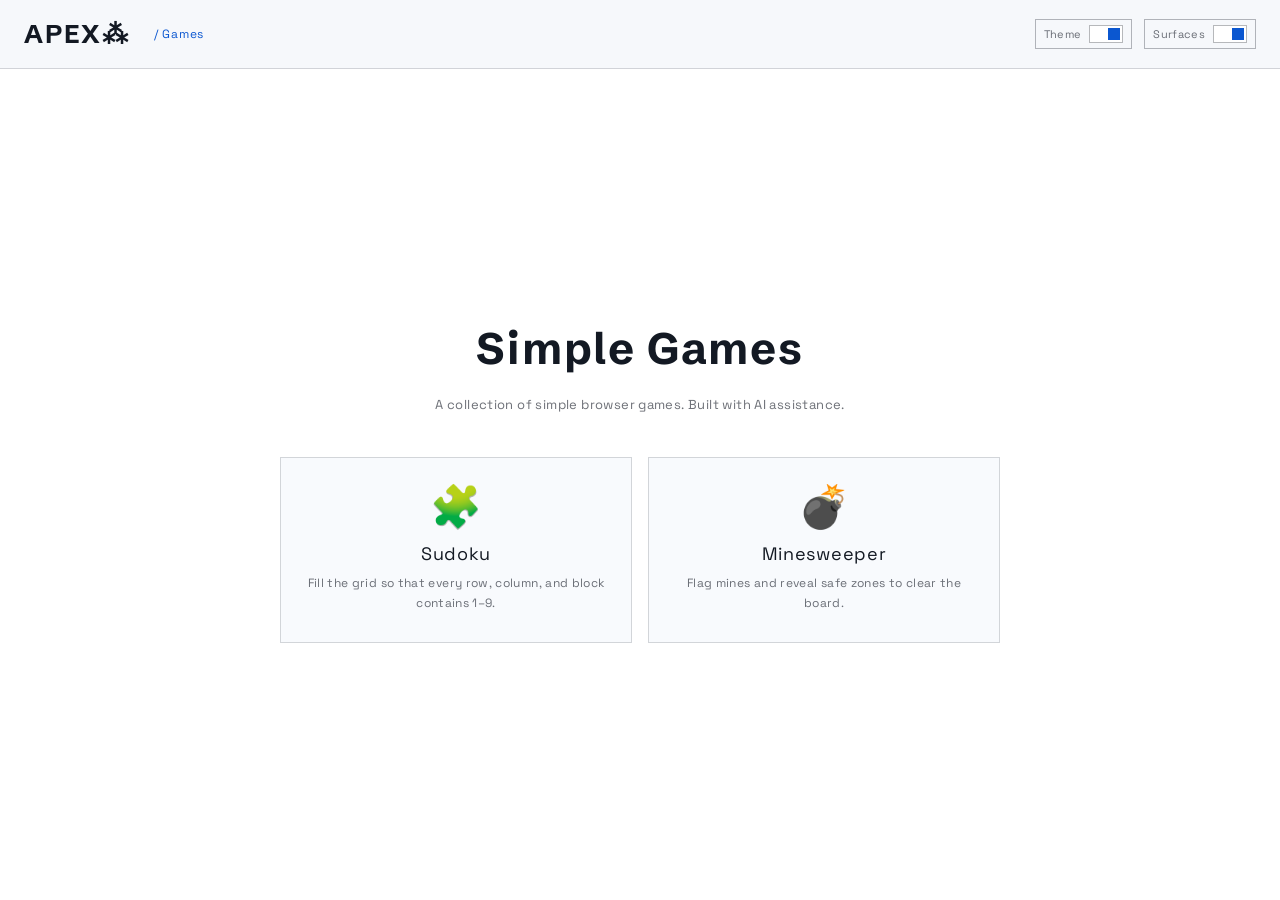
<file: index.html>
<!DOCTYPE html>
<html lang="en">

<head>
	<meta charset="UTF-8">
	<meta name="viewport" content="width=device-width, initial-scale=1.0">
	<title>Simple Games</title>
	<link rel="preconnect" href="https://fonts.googleapis.com">
	<link rel="preconnect" href="https://fonts.gstatic.com" crossorigin>
	<link href="https://fonts.googleapis.com/css2?family=Schibsted+Grotesk:wght@500;700&family=Space+Grotesk:wght@400;500;700&display=swap" rel="stylesheet">
	<link rel="stylesheet" href="grotesk.css">
	<style>
		.page {
			min-height: 100vh;
			display: flex;
			flex-direction: column;
		}

		.shell {
			flex: 1;
			display: flex;
			flex-direction: column;
			align-items: center;
			justify-content: center;
			padding: 48px 24px;
			gap: 8px;
		}

		.shell .title {
			font-family: var(--font-mark);
			text-align: center;
		}

		.shell .subtitle {
			color: var(--text-dim);
			font-size: 13px;
			letter-spacing: 0.03em;
			text-align: center;
			max-width: 560px;
			margin-bottom: 36px;
		}

		.game-grid {
			display: grid;
			grid-template-columns: repeat(auto-fit, minmax(240px, 1fr));
			gap: 16px;
			width: 100%;
			max-width: 720px;
		}

		.game-card {
			background: var(--panel-2);
			padding: 28px 24px;
			display: flex;
			flex-direction: column;
			align-items: center;
			text-align: center;
			text-decoration: none;
			color: var(--text);
			border: 1px solid var(--line);
			transition: border-color 180ms ease, transform 180ms ease;
		}

		.game-card:hover {
			border-color: var(--signal);
			transform: translateY(-3px);
		}

		/* Flat mode collapses the card surface to the base background. */
		body[data-flat="true"] .game-card {
			background: var(--bg);
		}

		.game-icon {
			font-size: 2.6rem;
			line-height: 1;
			margin-bottom: 14px;
		}

		.game-title {
			font-size: 18px;
			letter-spacing: 0.04em;
			margin-bottom: 8px;
		}

		.game-card:hover .game-title {
			color: var(--signal);
		}

		.game-desc {
			color: var(--text-dim);
			font-size: 12px;
			letter-spacing: 0.03em;
			line-height: 1.7;
		}

		@media (prefers-reduced-motion: reduce) {
			.game-card {
				transition: none;
			}
		}
	</style>
</head>

<body>
	<main class="page frame">
		<header class="topbar">
			<div class="wordmark">APEX⁂</div>
			<nav class="nav" aria-label="Primary">
				<span class="on">/ Games</span>
			</nav>
			<div class="meta">
				<button class="ui-switch" id="theme-toggle" type="button" role="switch" aria-checked="false">
					<span class="switch-label">Theme</span>
					<span class="switch-track" aria-hidden="true"><span class="switch-thumb"></span></span>
				</button>
				<button class="ui-switch" id="flat-toggle" type="button" role="switch" aria-checked="false">
					<span class="switch-label">Surfaces</span>
					<span class="switch-track" aria-hidden="true"><span class="switch-thumb"></span></span>
				</button>
			</div>
		</header>

		<section class="shell">
			<h1 class="title">Simple Games</h1>
			<p class="subtitle">A collection of simple browser games. Built with AI assistance.</p>

			<div class="game-grid">
				<a href="sudoku.html" class="game-card">
					<div class="game-icon">🧩</div>
					<div class="game-title">Sudoku</div>
					<div class="game-desc">Fill the grid so that every row, column, and block contains 1–9.</div>
				</a>

				<a href="minesweeper.html" class="game-card">
					<div class="game-icon">💣</div>
					<div class="game-title">Minesweeper</div>
					<div class="game-desc">Flag mines and reveal safe zones to clear the board.</div>
				</a>
			</div>
		</section>
	</main>

	<script src="theme-toggle.js"></script>
</body>

</html>
</file>
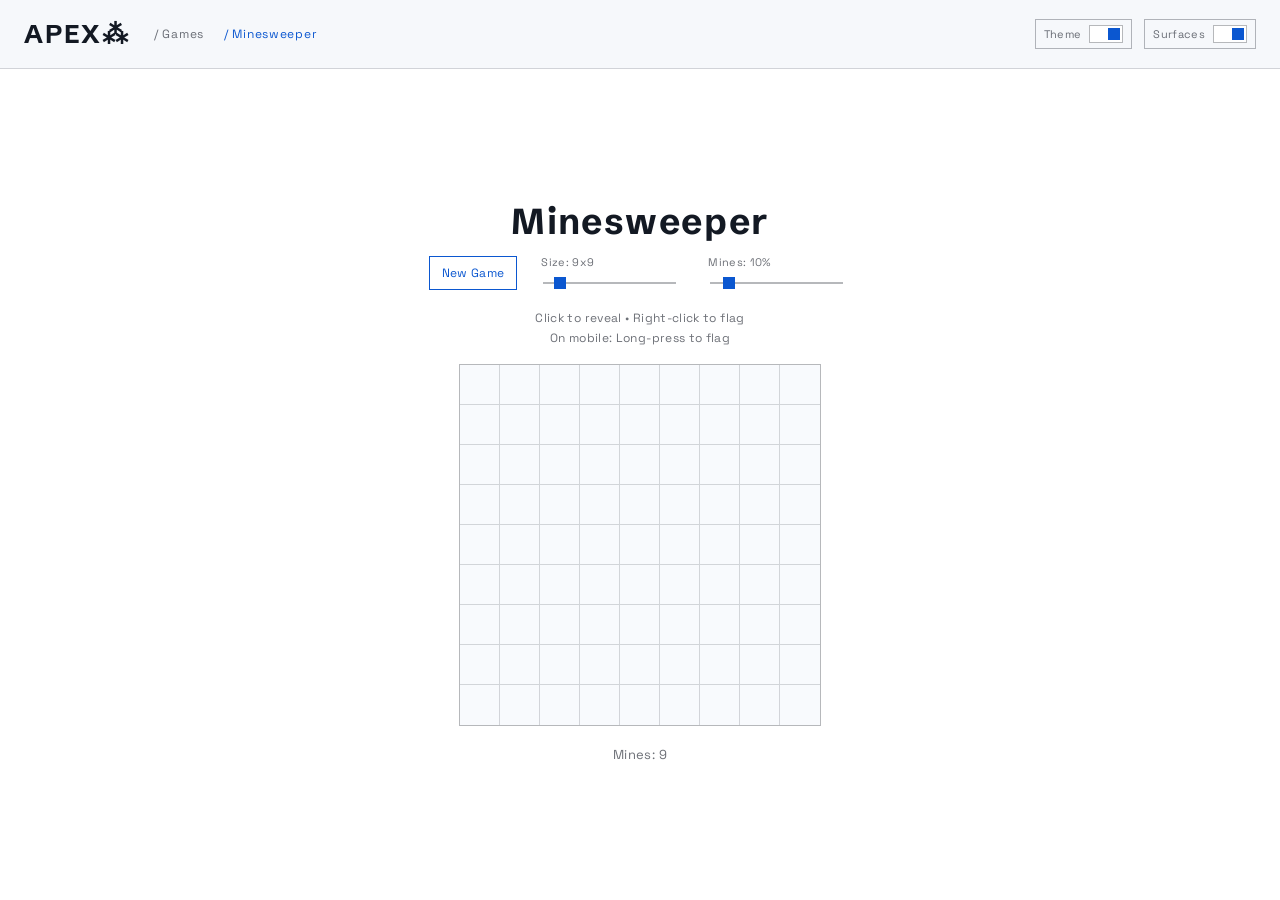
<file: minesweeper.html>
<!DOCTYPE html>
<html lang="en">

<head>
	<meta charset="UTF-8">
	<meta name="viewport" content="width=device-width, initial-scale=1.0">
	<title>Simple Minesweeper</title>
	<link rel="preconnect" href="https://fonts.googleapis.com">
	<link rel="preconnect" href="https://fonts.gstatic.com" crossorigin>
	<link href="https://fonts.googleapis.com/css2?family=Schibsted+Grotesk:wght@500;700&family=Space+Grotesk:wght@400;500;700&display=swap" rel="stylesheet">
	<link rel="stylesheet" href="grotesk.css">
	<style>
		.page {
			min-height: 100vh;
			display: flex;
			flex-direction: column;
		}

		.shell {
			flex: 1;
			display: flex;
			flex-direction: column;
			align-items: center;
			justify-content: center;
			padding: 32px 24px;
			gap: 16px;
		}

		.shell .title {
			font-family: var(--font-mark);
			font-size: clamp(24px, 4vw, 36px);
			margin: 0;
		}

		.nav a {
			display: inline-flex;
			align-items: center;
			font-size: 12px;
			text-decoration: none;
		}

		.controls {
			display: flex;
			gap: 14px;
			flex-wrap: wrap;
			justify-content: center;
			align-items: center;
		}

		.slider-group label {
			color: var(--text-dim);
		}

		.instructions {
			text-align: center;
			font-size: 12px;
			letter-spacing: 0.03em;
			line-height: 1.7;
			color: var(--text-dim);
		}

		#minesweeper-board {
			display: grid;
			grid-template-columns: repeat(9, 40px);
			grid-template-rows: repeat(9, 40px);
			border: 1px solid var(--line-strong);
			background: var(--panel);
			user-select: none;
			-webkit-user-select: none;
			touch-action: manipulation;
		}

		@media (max-width: 500px) {
			#minesweeper-board {
				grid-template-columns: repeat(9, 9vw);
				grid-template-rows: repeat(9, 9vw);
			}
		}

		.cell {
			width: 100%;
			height: 100%;
			display: flex;
			align-items: center;
			justify-content: center;
			font-size: 1.1rem;
			font-weight: 700;
			border-right: 1px solid var(--line);
			border-bottom: 1px solid var(--line);
			box-sizing: border-box;
			cursor: pointer;
			background-color: var(--panel-2);
			color: var(--text);
		}

		.cell.last-col {
			border-right: none;
		}

		.cell.last-row {
			border-bottom: none;
		}

		.cell.revealed {
			background-color: var(--bg);
			cursor: default;
		}

		@media (hover: hover) {
			.cell:not(.revealed):hover {
				background-color: var(--bg-soft);
			}
		}

		.cell.flagged {
			color: var(--text);
		}

		.cell.mine {
			background-color: var(--danger);
			color: #fff;
		}

		.cell.exploded {
			background-color: var(--danger);
			color: #fff;
		}

		/* Number colors */
		.val-1 {
			color: #4f9dff;
		}

		.val-2 {
			color: #4caf50;
		}

		.val-3 {
			color: #ff6b6b;
		}

		.val-4 {
			color: #b388ff;
		}

		.val-5 {
			color: #ffb74d;
		}

		.val-6 {
			color: #4dd0e1;
		}

		.val-7 {
			color: var(--text);
		}

		.val-8 {
			color: var(--text-dim);
		}

		#status {
			margin-top: 4px;
			font-size: 13px;
			letter-spacing: 0.03em;
			height: 20px;
			text-align: center;
			color: var(--text-dim);
		}
	</style>
</head>

<body>
	<main class="page frame">
		<header class="topbar">
			<div class="wordmark">APEX⁂</div>
			<nav class="nav" aria-label="Primary">
				<a href="index.html" style="text-decoration:none"><span>/ Games</span></a>
				<span class="on">/ Minesweeper</span>
			</nav>
			<div class="meta">
				<button class="ui-switch" id="theme-toggle" type="button" role="switch" aria-checked="false">
					<span class="switch-label">Theme</span>
					<span class="switch-track" aria-hidden="true"><span class="switch-thumb"></span></span>
				</button>
				<button class="ui-switch" id="flat-toggle" type="button" role="switch" aria-checked="false">
					<span class="switch-label">Surfaces</span>
					<span class="switch-track" aria-hidden="true"><span class="switch-thumb"></span></span>
				</button>
			</div>
		</header>

		<section class="shell">
			<h1 class="title">Minesweeper</h1>

			<div class="controls">
				<button onclick="initGame()" class="kbtn kbtn-primary">New Game</button>
				<div class="slider-group" style="display:flex; flex-direction:column; gap:5px; margin: 0 10px;">
					<label for="sizeData" style="font-size: 11px; letter-spacing: 0.03em;">Size: <span id="sizeVal">9</span>x<span
							id="sizeVal2">9</span></label>
					<input type="range" class="ui-range" id="sizeData" min="8" max="20" value="9" oninput="updateSettings()">
				</div>
				<div class="slider-group" style="display:flex; flex-direction:column; gap:5px; margin: 0 10px;">
					<label for="diffData" style="font-size: 11px; letter-spacing: 0.03em;">Mines: <span
							id="diffVal">10</span>%</label>
					<input type="range" class="ui-range" id="diffData" min="10" max="30" value="12" oninput="updateSettings()">
				</div>
			</div>

			<div class="instructions">
				Click to reveal • Right-click to flag<br>
				On mobile: Long-press to flag
			</div>

			<div id="minesweeper-board">
			</div>

			<div id="status"></div>
		</section>
	</main>

	<script>
		const board = document.getElementById('minesweeper-board');
		const statusDiv = document.getElementById('status');
		const sizeInput = document.getElementById('sizeData');
		const diffInput = document.getElementById('diffData');
		const sizeVal = document.getElementById('sizeVal');
		const sizeVal2 = document.getElementById('sizeVal2');
		const diffVal = document.getElementById('diffVal');

		let ROWS = 9;
		let COLS = 9;
		let MINES = 10;
		const LONG_PRESS_DURATION = 500; // ms

		let grid = [];
		let gameOver = false;
		let firstClick = true;
		let flagsPlaced = 0;

		// Touch handling variables
		let longPressTimer;
		let isLongPress = false;
		let startX = 0;
		let startY = 0;

		window.onload = () => {
			initGame();
		};

		function updateSettings() {
			ROWS = parseInt(sizeInput.value);
			COLS = parseInt(sizeInput.value);
			// Difficulty is percentage of cells
			const percent = parseInt(diffInput.value);
			MINES = Math.floor((ROWS * COLS) * (percent / 100));

			sizeVal.innerText = ROWS;
			sizeVal2.innerText = COLS;
			diffVal.innerText = percent;

			initGame();
		}

		board.addEventListener('contextmenu', (e) => {
			e.preventDefault();
		});

		function initGame() {
			// Update params from sliders to be sure
			ROWS = parseInt(sizeInput.value);
			COLS = parseInt(sizeInput.value);
			const percent = parseInt(diffInput.value);
			MINES = Math.floor((ROWS * COLS) * (percent / 100));

			grid = [];
			board.innerHTML = '';

			// Dynamic Grid Styling
			board.style.gridTemplateColumns = `repeat(${COLS}, 40px)`;
			board.style.gridTemplateRows = `repeat(${ROWS}, 40px)`;

			// Adjust easier on mobile/small screens if grid is large
			if (window.innerWidth < 500) {
				board.style.gridTemplateColumns = `repeat(${COLS}, ${90 / COLS}vw)`;
				board.style.gridTemplateRows = `repeat(${ROWS}, ${90 / ROWS}vw)`;
			}

			gameOver = false;
			firstClick = true;
			flagsPlaced = 0;
			statusDiv.innerText = `Mines: ${MINES}`;
			statusDiv.style.color = 'var(--text-dim)';

			for (let r = 0; r < ROWS; r++) {
				let row = [];
				for (let c = 0; c < COLS; c++) {
					const cell = document.createElement('div');
					cell.classList.add('cell');
					cell.dataset.r = r;
					cell.dataset.c = c;

					if (c === COLS - 1) cell.classList.add('last-col');
					if (r === ROWS - 1) cell.classList.add('last-row');

					cell.addEventListener('mousedown', (e) => {
						if (e.button === 2) {
							handleRightClick(r, c);
						}
					});

					cell.addEventListener('click', (e) => {
						if (isLongPress) {
							isLongPress = false;
							e.preventDefault();
							e.stopImmediatePropagation();
							return;
						}
						handleLeftClick(r, c);
					});

					// Touch interactions for long press
					cell.addEventListener('touchstart', (e) => {
						if (gameOver || grid[r][c].revealed) return;
						isLongPress = false;
						startX = e.touches[0].clientX;
						startY = e.touches[0].clientY;

						longPressTimer = setTimeout(() => {
							isLongPress = true;
							if (window.navigator && window.navigator.vibrate) {
								window.navigator.vibrate(50);
							}
							handleRightClick(r, c);
						}, LONG_PRESS_DURATION);
					}, { passive: true });

					cell.addEventListener('touchend', (e) => {
						clearTimeout(longPressTimer);
					});

					cell.addEventListener('touchmove', (e) => {
						// Only cancel if moved significantly
						if (!longPressTimer) return;

						const x = e.touches[0].clientX;
						const y = e.touches[0].clientY;

						const diffX = Math.abs(x - startX);
						const diffY = Math.abs(y - startY);

						if (diffX > 10 || diffY > 10) {
							clearTimeout(longPressTimer);
							longPressTimer = null;
						}
					});

					board.appendChild(cell);
					row.push({
						element: cell,
						mine: false,
						revealed: false,
						flagged: false,
						count: 0
					});
				}
				grid.push(row);
			}
		}

		function placeMines(safeR, safeC) {
			let minesPlaced = 0;
			while (minesPlaced < MINES) {
				const r = Math.floor(Math.random() * ROWS);
				const c = Math.floor(Math.random() * COLS);

				if (grid[r][c].mine) continue;

				// Safe zone
				if (Math.abs(r - safeR) <= 1 && Math.abs(c - safeC) <= 1) continue;

				grid[r][c].mine = true;
				minesPlaced++;
			}

			for (let r = 0; r < ROWS; r++) {
				for (let c = 0; c < COLS; c++) {
					if (!grid[r][c].mine) {
						let count = 0;
						for (let i = -1; i <= 1; i++) {
							for (let j = -1; j <= 1; j++) {
								const nr = r + i;
								const nc = c + j;
								if (nr >= 0 && nr < ROWS && nc >= 0 && nc < COLS && grid[nr][nc].mine) {
									count++;
								}
							}
						}
						grid[r][c].count = count;
					}
				}
			}
		}

		function handleLeftClick(r, c) {
			if (gameOver || grid[r][c].flagged) return;

			if (firstClick) {
				placeMines(r, c);
				firstClick = false;
			}

			reveal(r, c);
			checkWin();
		}

		function handleRightClick(r, c) {
			if (gameOver || grid[r][c].revealed) return;
			toggleFlag(r, c);
		}

		function toggleFlag(r, c) {
			if (grid[r][c].revealed) return;

			const cellObj = grid[r][c];
			cellObj.flagged = !cellObj.flagged;

			if (cellObj.flagged) {
				cellObj.element.classList.add('flagged');
				cellObj.element.innerText = '🚩';
				flagsPlaced++;
			} else {
				cellObj.element.classList.remove('flagged');
				cellObj.element.innerText = '';
				flagsPlaced--;
			}
			statusDiv.innerText = `Mines: ${MINES - flagsPlaced}`;
		}

		function reveal(r, c) {
			if (r < 0 || r >= ROWS || c < 0 || c >= COLS || grid[r][c].revealed || grid[r][c].flagged) return;

			const cellObj = grid[r][c];
			cellObj.revealed = true;
			cellObj.element.classList.remove('flagged');
			cellObj.element.classList.add('revealed');

			if (cellObj.mine) {
				cellObj.element.classList.add('exploded');
				cellObj.element.innerText = '💣';
				endGame(false);
				return;
			}

			if (cellObj.count > 0) {
				cellObj.element.innerText = cellObj.count;
				cellObj.element.classList.add(`val-${cellObj.count}`);
			} else {
				// Flood fill
				for (let i = -1; i <= 1; i++) {
					for (let j = -1; j <= 1; j++) {
						reveal(r + i, c + j);
					}
				}
			}
		}

		function checkWin() {
			if (gameOver) return;

			let unrevealedSafe = 0;
			for (let r = 0; r < ROWS; r++) {
				for (let c = 0; c < COLS; c++) {
					if (!grid[r][c].mine && !grid[r][c].revealed) {
						unrevealedSafe++;
					}
				}
			}

			if (unrevealedSafe === 0) {
				endGame(true);
			}
		}

		function endGame(win) {
			gameOver = true;
			if (win) {
				statusDiv.innerText = "Congratulations! You won!";
				statusDiv.style.color = "var(--signal)";
				for (let r = 0; r < ROWS; r++) {
					for (let c = 0; c < COLS; c++) {
						if (grid[r][c].mine && !grid[r][c].flagged) {
							grid[r][c].flagged = true;
							grid[r][c].element.classList.add('flagged');
							grid[r][c].element.innerText = '🚩';
						}
					}
				}
			} else {
				statusDiv.innerText = "Game Over!";
				statusDiv.style.color = "var(--danger)";
				for (let r = 0; r < ROWS; r++) {
					for (let c = 0; c < COLS; c++) {
						if (grid[r][c].mine && !grid[r][c].revealed) {
							grid[r][c].element.classList.add('mine');
							grid[r][c].element.innerText = '💣';
						}
						// Mark wrongly flagged cells
						if (!grid[r][c].mine && grid[r][c].flagged) {
							grid[r][c].element.style.backgroundColor = 'var(--danger)';
						}
					}
				}
			}
		}
	</script>
	<script src="theme-toggle.js"></script>
</body>

</html>
</file>
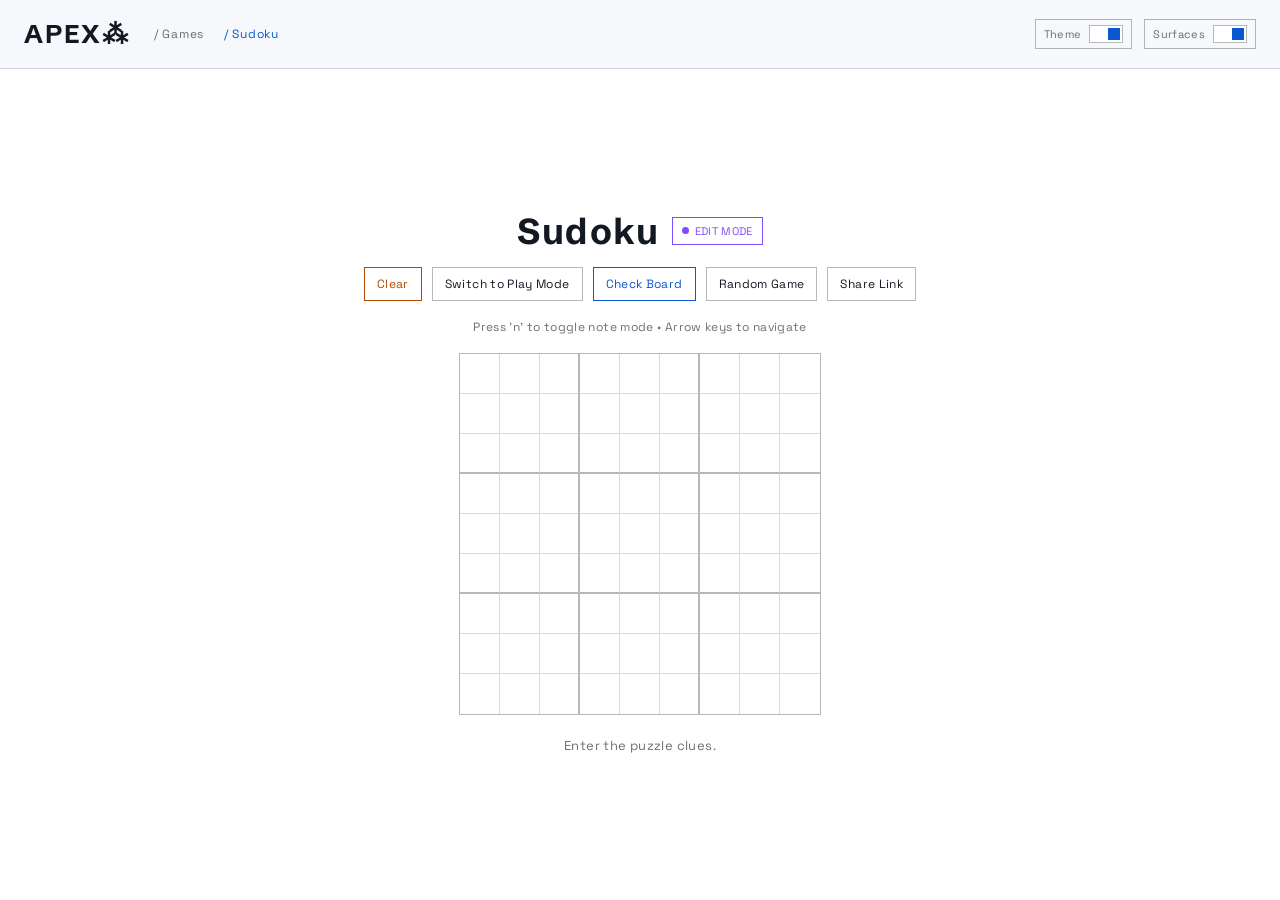
<file: sudoku.html>
<!DOCTYPE html>
<html lang="en">

<head>
	<meta charset="UTF-8">
	<meta name="viewport" content="width=device-width, initial-scale=1.0">
	<title>Simple Sudoku</title>
	<link rel="preconnect" href="https://fonts.googleapis.com">
	<link rel="preconnect" href="https://fonts.gstatic.com" crossorigin>
	<link href="https://fonts.googleapis.com/css2?family=Schibsted+Grotesk:wght@500;700&family=Space+Grotesk:wght@400;500;700&display=swap" rel="stylesheet">
	<link rel="stylesheet" href="grotesk.css">
	<style>
		.page {
			min-height: 100vh;
			display: flex;
			flex-direction: column;
		}

		.shell {
			flex: 1;
			display: flex;
			flex-direction: column;
			align-items: center;
			justify-content: center;
			padding: 32px 24px;
			gap: 18px;
		}

		.game-head {
			display: flex;
			align-items: center;
			gap: 12px;
		}

		.game-head .title {
			font-family: var(--font-mark);
			font-size: clamp(24px, 4vw, 36px);
			margin: 0;
		}

		.hint {
			color: var(--text-dim);
			font-size: 12px;
			letter-spacing: 0.03em;
			text-align: center;
		}

		.nav a {
			display: inline-flex;
			align-items: center;
			font-size: 12px;
			text-decoration: none;
		}

		.controls {
			display: flex;
			gap: 10px;
			flex-wrap: wrap;
			justify-content: center;
			align-items: center;
		}

		#sudoku-board {
			display: grid;
			grid-template-columns: repeat(9, 40px);
			grid-template-rows: repeat(9, 40px);
			border: 1px solid var(--line-strong);
			background: var(--panel);
		}

		@media (max-width: 500px) {
			#sudoku-board {
				grid-template-columns: repeat(9, 9vw);
				grid-template-rows: repeat(9, 9vw);
			}

			input {
				font-size: 1.2rem;
			}
		}

		input {
			width: 100%;
			height: 100%;
			text-align: center;
			font-family: var(--font-ui);
			font-size: 1.4rem;
			background: transparent;
			border: none;
			border-right: 1px solid var(--line);
			border-bottom: 1px solid var(--line);
			box-sizing: border-box;
			outline: none;
			color: var(--signal);
			padding: 0;
			margin: 0;
		}

		input:focus {
			background-color: var(--panel-2);
		}

		input:nth-child(3n) {
			border-right: 2px solid var(--line-strong);
		}

		input:nth-child(9n) {
			border-right: none;
		}

		input:nth-child(n+19):nth-child(-n+27),
		input:nth-child(n+46):nth-child(-n+54) {
			border-bottom: 2px solid var(--line-strong);
		}

		input:nth-child(n+73) {
			border-bottom: none;
		}

		.fixed {
			background-color: var(--panel-2);
			color: var(--text);
			font-weight: 700;
			pointer-events: none;
		}

		.error {
			background-color: var(--danger) !important;
			color: #fff !important;
		}

		.mode-badge {
			align-self: center;
		}

		#status {
			margin-top: 4px;
			font-size: 13px;
			letter-spacing: 0.03em;
			height: 20px;
			color: var(--text-dim);
		}

		.note {
			color: var(--text-dim);
			font-size: 0.6rem;
			letter-spacing: 1px;
			line-height: 40px;
			word-wrap: break-word;
		}

		@media (max-width: 500px) {
			.note {
				font-size: 0.5rem;
				line-height: normal;
				display: flex;
				align-items: center;
				justify-content: center;
			}
		}
	</style>
</head>

<body>
	<main class="page frame">
		<header class="topbar">
			<div class="wordmark">APEX⁂</div>
			<nav class="nav" aria-label="Primary">
				<a href="index.html" style="text-decoration:none"><span>/ Games</span></a>
				<span class="on">/ Sudoku</span>
			</nav>
			<div class="meta">
				<button class="ui-switch" id="theme-toggle" type="button" role="switch" aria-checked="false">
					<span class="switch-label">Theme</span>
					<span class="switch-track" aria-hidden="true"><span class="switch-thumb"></span></span>
				</button>
				<button class="ui-switch" id="flat-toggle" type="button" role="switch" aria-checked="false">
					<span class="switch-label">Surfaces</span>
					<span class="switch-track" aria-hidden="true"><span class="switch-thumb"></span></span>
				</button>
			</div>
		</header>

		<section class="shell">
			<div class="game-head">
				<h1 class="title">Sudoku</h1>
				<span id="mode-display" class="pill good mode-badge">PLAY MODE</span>
			</div>

			<div class="controls">
				<button onclick="clearBoard()" class="kbtn kbtn-danger">Clear</button>
				<button onclick="toggleMode()" class="kbtn" id="mode-btn">Switch to Edit Mode</button>
				<button onclick="validateBoard()" class="kbtn kbtn-primary">Check Board</button>
				<button onclick="generateRandomBoard()" class="kbtn">Random Game</button>
				<button onclick="generateShareLink()" class="kbtn">Share Link</button>
			</div>

			<p class="hint">Press 'n' to toggle note mode • Arrow keys to navigate</p>

			<div id="sudoku-board">
			</div>

			<div id="status"></div>
		</section>
	</main>

	<script>
		const board = document.getElementById('sudoku-board');
		const statusDiv = document.getElementById('status');
		const modeBtn = document.getElementById('mode-btn');
		const modeDisplay = document.getElementById('mode-display');

		let isEditMode = false;
		let isNoteMode = false;
		let inputs = [];

		window.onload = () => {
			createGrid();

			const urlParams = new URLSearchParams(window.location.search);
			const boardData = urlParams.get('board');

			if (boardData && boardData.length === 81) {
				loadBoard(boardData);
				setPlayMode();
			} else {
				setEditMode();
			}

			// Global key listener for 'n'
			document.addEventListener('keydown', (e) => {
				const currentInput = document.activeElement;
				const index = parseInt(currentInput.dataset.index);
				console.log("Current:", index);
				if (e.key.toLowerCase() === 'n' && !e.target.matches('input')) {
					toggleNoteMode();
				}
				if (e.key.toLowerCase() == 'arrowleft') {
					const prevIndex = index - 1;
					if (prevIndex >= 0) {
						inputs[prevIndex].focus();
					}
				}
				if (e.key.toLowerCase() == 'arrowright') {
					const nextIndex = index + 1;
					if (nextIndex < 81) {
						inputs[nextIndex].focus();
					}
				}
				if (e.key.toLowerCase() == 'arrowup') {
					const prevRow = index - 9;
					if (prevRow >= 0) {
						inputs[prevRow].focus();
					}
				}
				if (e.key.toLowerCase() == 'arrowdown') {
					const nextRow = index + 9;
					if (nextRow < 81) {
						inputs[nextRow].focus();
					}
				}
			});
		};

		function createGrid() {
			board.innerHTML = '';
			inputs = [];
			for (let i = 0; i < 81; i++) {
				let lastPressed = '';
				let input = document.createElement('input');
				input.type = 'text';
				input.dataset.index = i;

				input.addEventListener('keydown', (e) => {
					// Allow 'n' to toggle note mode even inside input
					if (e.key.toLowerCase() === 'n') {
						e.preventDefault();
						toggleNoteMode();
						return;
					}

					if (['Backspace', 'Delete', 'ArrowLeft', 'ArrowRight', 'ArrowUp', 'ArrowDown', 'Tab'].includes(e.key)) {
						return;
					}

					// If we are in note mode and user types a number
					if (isNoteMode && /^[1-9]$/.test(e.key)) {
						e.preventDefault();
						const val = e.key;
						// If currently a normal value, clear it first
						if (!input.classList.contains('note') && input.value) {
							input.value = '';
							input.classList.add('note');
						}

						// If it was already a note input, or empty
						input.classList.add('note');

						let currentNotes = input.value.split('');
						if (currentNotes.includes(val)) {
							// Toggle off if already present
							currentNotes = currentNotes.filter(n => n !== val);
						} else {
							// Add and sort
							currentNotes.push(val);
							currentNotes.sort();
						}
						input.value = currentNotes.join('');
						if (input.value === '') {
							input.classList.remove('note');
						}
						return;
					}

					if (!isNoteMode && /^[1-9]$/.test(e.key)) {
						lastPressed = e.key;
						return; // let default action happen, but cleanup in input listener
					}

					// If not a number and not special key, prevent
					if (!/^[1-9]$/.test(e.key)) {
						e.preventDefault();
					}
				});

				input.addEventListener('input', (e) => {
					const val = e.target.value;

					if (isNoteMode) {
						// Logic handled in keydown, but if something slips through:
						// Ensure .note class is present if length > 1
						if (val.length > 1) input.classList.add('note');
					} else {
						// Normal Mode logic
						// If we just typed a number in normal mode, it should replace everything
						if (input.classList.contains('note')) {
							input.classList.remove('note');
							if (/^[1-9]$/.test(lastPressed)) {
								e.target.value = lastPressed;
							} else {
								e.target.value = '';
							}
						} else {
							// Just normal replacement
							if (val.length > 1) {
								const lastChar = val.slice(-1);
								e.target.value = lastChar;
							}
						}

						if (!/^[1-9]$/.test(e.target.value)) {
							e.target.value = '';
						}
					}

					// clear error styling on change
					e.target.classList.remove('error');
					statusDiv.innerText = '';
				});

				board.appendChild(input);
				inputs.push(input);
			}
		}

		function toggleNoteMode() {
			isNoteMode = !isNoteMode;
			if (isNoteMode) {
				statusDiv.innerText = "Note mode on!";
			} else {
				statusDiv.innerText = "Note mode off.";
			}
		}

		function toggleMode() {
			if (isEditMode) {
				setPlayMode();
			} else {
				setEditMode();
			}
		}

		function setEditMode() {
			isEditMode = true;
			modeDisplay.innerText = "EDIT MODE";
			modeDisplay.className = "pill warn mode-badge";
			modeBtn.innerText = "Switch to Play Mode";
			statusDiv.innerText = "Enter the puzzle clues.";

			inputs.forEach(input => {
				input.classList.remove('fixed', 'error');
				input.readOnly = false;
			});
		}

		function setPlayMode() {
			isEditMode = false;
			modeDisplay.innerText = "PLAY MODE";
			modeDisplay.className = "pill good mode-badge";
			modeBtn.innerText = "Switch to Edit Mode";
			statusDiv.innerText = "Good luck!";

			inputs.forEach(input => {
				if (input.value !== '') {
					input.classList.add('fixed');
					input.readOnly = true;
				} else {
					input.classList.remove('fixed');
					input.readOnly = false;
				}
			});
		}

		function clearBoard() {
			if (isEditMode) {
				inputs.forEach(input => {
					input.value = '';
					input.classList.remove('fixed', 'error', 'note');
				});
				window.history.pushState({}, document.title, window.location.pathname);
			}
			else {
				inputs.forEach(input => {
					if (!input.classList.contains('fixed')) {
						input.value = '';
						input.classList.remove('error', 'note');
					}
				});
			}
		}

		function loadBoard(boardString) {
			for (let i = 0; i < 81; i++) {
				const char = boardString[i];
				inputs[i].value = char === '0' ? '' : char;
				inputs[i].classList.remove('note');
			}
		}

		function getBoardString() {
			return inputs
				.map(input => input.classList.contains('fixed') || (!input.classList.contains('note') && input.value) ? (input.value || '0') : '0').join('');
		}

		function updateUrl() {
			const boardStr = getBoardString();
			const baseUrl = window.location.href.split('?')[0];
			const newUrl = `${baseUrl}?board=${boardStr}`;

			try {
				window.history.pushState({ path: newUrl }, '', newUrl);
			} catch (e) {
				console.warn("Could not update history:", e);
			}

			return newUrl;
		}

		function generateShareLink() {
			const newUrl = updateUrl();

			// Copy to clipboard
			if (navigator.clipboard) {
				navigator.clipboard.writeText(newUrl).then(() => {
					statusDiv.innerText = "Link copied to clipboard!";
					statusDiv.style.color = "var(--signal)";
				}).catch(() => {
					statusDiv.innerText = "URL updated. Copy from address bar.";
					statusDiv.style.color = "var(--text-dim)";
				});
			} else {
				statusDiv.innerText = "URL updated. Copy from address bar.";
				statusDiv.style.color = "var(--text-dim)";
			}
		}

		function validateBoard() {
			// Reset errors
			inputs.forEach(i => i.classList.remove('error'));
			statusDiv.style.color = "var(--text-dim)";

			let isValid = true;
			let isFilled = true;

			// Helper to check duplicates in an array of indices
			const checkGroup = (indices) => {
				let seen = {};
				indices.forEach(index => {
					const val = inputs[index].value;
					const isNote = inputs[index].classList.contains('note');
					if (val && !isNote) {
						if (seen[val]) {
							isValid = false;
							inputs[index].classList.add('error');
							inputs[seen[val]].classList.add('error');
						}
						seen[val] = index;
					} else {
						isFilled = false;
					}
				});
			};

			// Check Rows
			for (let r = 0; r < 9; r++) {
				let indices = [];
				for (let c = 0; c < 9; c++) indices.push(r * 9 + c);
				checkGroup(indices);
			}

			// Check Columns
			for (let c = 0; c < 9; c++) {
				let indices = [];
				for (let r = 0; r < 9; r++) indices.push(r * 9 + c);
				checkGroup(indices);
			}

			// Check 3x3 Boxes
			for (let boxRow = 0; boxRow < 3; boxRow++) {
				for (let boxCol = 0; boxCol < 3; boxCol++) {
					let indices = [];
					for (let r = 0; r < 3; r++) {
						for (let c = 0; c < 3; c++) {
							indices.push((boxRow * 3 + r) * 9 + (boxCol * 3 + c));
						}
					}
					checkGroup(indices);
				}
			}

			if (!isValid) {
				statusDiv.innerText = "Conflicts found!";
				statusDiv.style.color = "var(--danger)";
			} else if (!isFilled) {
				statusDiv.innerText = "Looks good, keep going!";
				statusDiv.style.color = "var(--text-dim)";
			} else {
				statusDiv.innerText = "Congratulations! Board is valid and complete.";
				statusDiv.style.color = "var(--signal)";
			}
		}

		function generateRandomBoard() {
			// Clear current inputs
			inputs.forEach(input => {
				input.value = '';
				input.classList.remove('fixed', 'error', 'note');
			});

			// 1. Generate a full, valid board
			let fullGrid = new Array(81).fill(0);
			fillBoard(fullGrid);

			// 2. Try to remove numbers while maintaining a unique solution
			let puzzleGrid = [...fullGrid];
			let indices = Array.from({ length: 81 }, (_, i) => i);

			// Shuffle indices to remove random cells
			for (let i = indices.length - 1; i > 0; i--) {
				const j = Math.floor(Math.random() * (i + 1));
				[indices[i], indices[j]] = [indices[j], indices[i]];
			}

			// We will try to remove as many as possible or until we hit a reasonable limit
			// A very hard sudoku has ~17 clues, easy ~35.
			// Checking uniqueness every step is expensive but necessary.

			for (let i = 0; i < 81; i++) {
				const idx = indices[i];
				const removedVal = puzzleGrid[idx];
				puzzleGrid[idx] = 0;

				// Check if there is still exactly one solution
				// We don't need to find ALL solutions, just > 1 is bad.
				const solutions = countSolutions([...puzzleGrid], 2);

				if (solutions !== 1) {
					// If not unique (or 0, though unlikely if started full), put it back
					puzzleGrid[idx] = removedVal;
				}
			}

			// Populate inputs with the final puzzle
			for (let i = 0; i < 81; i++) {
				if (puzzleGrid[i] !== 0) {
					inputs[i].value = puzzleGrid[i];
					inputs[i].classList.add('fixed');
					inputs[i].readOnly = true;
				}
			}

			setPlayMode();
			statusDiv.innerText = "New game generated!";
			statusDiv.style.color = "var(--text-dim)";
		}

		function countSolutions(grid, limit = 2) {
			const findEmpty = (g) => {
				for (let i = 0; i < 81; i++) {
					if (g[i] === 0) return i;
				}
				return -1;
			};

			let count = 0;

			const solve = (g) => {
				const index = findEmpty(g);
				if (index === -1) {
					count++;
					return;
				}

				const r = Math.floor(index / 9);
				const c = index % 9;
				const nums = [1, 2, 3, 4, 5, 6, 7, 8, 9];

				for (let num of nums) {
					if (count >= limit) return; // Optimization: Stop if we found enough solutions

					if (isValidMove(g, index, num)) {
						g[index] = num;
						solve(g);
						g[index] = 0;
					}
				}
			};

			solve(grid);
			return count;
		}

		function fillBoard(grid) {
			const findEmpty = (g) => {
				for (let i = 0; i < 81; i++) {
					if (g[i] === 0) return i;
				}
				return -1;
			};

			const index = findEmpty(grid);
			if (index === -1) return true; // Board is full

			const nums = [1, 2, 3, 4, 5, 6, 7, 8, 9];
			// Shuffle numbers for randomness
			for (let i = nums.length - 1; i > 0; i--) {
				const j = Math.floor(Math.random() * (i + 1));
				[nums[i], nums[j]] = [nums[j], nums[i]];
			}

			for (const num of nums) {
				if (isValidMove(grid, index, num)) {
					grid[index] = num;
					if (fillBoard(grid)) return true;
					grid[index] = 0; // Backtrack
				}
			}
			return false;
		}

		function isValidMove(grid, index, num) {
			const r = Math.floor(index / 9);
			const c = index % 9;

			for (let i = 0; i < 9; i++) {
				// Check row
				if (grid[r * 9 + i] === num) return false;
				// Check col
				if (grid[i * 9 + c] === num) return false;
			}

			// Check 3x3 box
			const startR = Math.floor(r / 3) * 3;
			const startC = Math.floor(c / 3) * 3;
			for (let i = 0; i < 3; i++) {
				for (let j = 0; j < 3; j++) {
					if (grid[(startR + i) * 9 + (startC + j)] === num) return false;
				}
			}
			return true;
		}
	</script>
	<script src="theme-toggle.js"></script>
</body>

</html>
</file>
<file: grotesk.css>
/* =============================================================================
   grotesk.css — Grotesk Design System
   Ultra-minimal, futuristic UI kit.
   Fonts: Schibsted Grotesk (wordmark only), Space Grotesk (everything else)
   Google Fonts link required in HTML:
   https://fonts.googleapis.com/css2?family=Schibsted+Grotesk:wght@500;700&family=Space+Grotesk:wght@400;500;700&display=swap
   ============================================================================= */

/* -----------------------------------------------------------------------------
   Tokens — dark (default)
   ----------------------------------------------------------------------------- */

:root {
	--bg:           #08090a;
	--bg-soft:      #0f1114;
	--panel:        #12151a;
	--panel-2:      #161a21;
	--line:         rgba(255, 255, 255, 0.11);
	--line-strong:  rgba(255, 255, 255, 0.22);
	--text:         #edf1f5;
	--text-dim:     rgba(237, 241, 245, 0.58);
	--signal:       #c8ff3d;
	--signal-soft:  rgba(200, 255, 61, 0.18);
	--danger:       #ff4f4f;
	--warn:         #7d4dff;
	--font-ui:      "Space Grotesk", sans-serif;
	--font-mark:    "Schibsted Grotesk", sans-serif;
	--shadow:       0 24px 90px rgba(0, 0, 0, 0.48);
}

/* -----------------------------------------------------------------------------
   Tokens — light (apply data-theme="light" to <body>)
   ----------------------------------------------------------------------------- */

body[data-theme="light"] {
	--bg:           #ffffff;
	--bg-soft:      #f6f8fb;
	--panel:        #ffffff;
	--panel-2:      #f8fafd;
	--line:         rgba(14, 20, 31, 0.16);
	--line-strong:  rgba(14, 20, 31, 0.3);
	--text:         #131923;
	--text-dim:     rgba(19, 25, 35, 0.62);
	--signal:       #0b57d0;
	--signal-soft:  rgba(11, 87, 208, 0.16);
	--danger:       #b24a00;
	--shadow:       0 18px 56px rgba(10, 20, 40, 0.14);
}

/* -----------------------------------------------------------------------------
   Flat mode — apply data-flat="true" to <body> to collapse surface layers
   ----------------------------------------------------------------------------- */

body[data-flat="true"] .frame,
body[data-flat="true"] .topbar,
body[data-flat="true"] .side,
body[data-flat="true"] .hero-card,
body[data-flat="true"] .panel,
body[data-flat="true"] .term {
	background: var(--bg);
}

/* -----------------------------------------------------------------------------
   Reset & base
   ----------------------------------------------------------------------------- */

*,
*::before,
*::after {
	box-sizing: border-box;
}

html,
body {
	margin: 0;
	min-height: 100%;
	background: var(--bg);
	color: var(--text);
	font-family: var(--font-ui);
	letter-spacing: 0.01em;
	-webkit-font-smoothing: antialiased;
}

h1, h2, h3, h4, h5, h6, p {
	margin: 0;
}

/* -----------------------------------------------------------------------------
   App frame
   ----------------------------------------------------------------------------- */

.frame {
	background: var(--panel);
	box-shadow: var(--shadow);
	overflow: hidden;
	min-height: 100vh;
	/* animation: rise 700ms ease-out both; */
}

/* -----------------------------------------------------------------------------
   Top bar
   ----------------------------------------------------------------------------- */

.topbar {
	display: grid;
	grid-template-columns: auto 1fr auto;
	align-items: center;
	gap: 24px;
	border-bottom: 1px solid var(--line);
	padding: 18px 24px;
	background: var(--bg-soft);
}

/* Wordmark — uses display font */
.wordmark {
	font-family: var(--font-mark);
	font-size: clamp(19px, 2vw, 26px);
	font-weight: 700;
	letter-spacing: 0.07em;
	white-space: nowrap;
}

/* Inline nav links */
.nav {
	display: flex;
	align-items: center;
	gap: 20px;
	min-width: 0;
	overflow-x: auto;
	scrollbar-width: thin;
}

.nav span {
	font-size: 12px;
	color: var(--text-dim);
	letter-spacing: 0.06em;
	white-space: nowrap;
}

.nav span.on {
	color: var(--signal);
}

/* Right-side meta/controls area */
.meta {
	display: flex;
	align-items: center;
	gap: 12px;
	flex-wrap: wrap;
	font-size: 12px;
	color: var(--text-dim);
	letter-spacing: 0.05em;
	white-space: nowrap;
}

/* -----------------------------------------------------------------------------
   Toggle switch
   Usage: <button class="ui-switch" role="switch" aria-checked="false">
            <span class="switch-label">Label</span>
            <span class="switch-track" aria-hidden="true">
              <span class="switch-thumb"></span>
            </span>
          </button>
   Set aria-checked="true" to activate. JS must manage aria-checked.
   ----------------------------------------------------------------------------- */

.ui-switch {
	display: inline-grid;
	grid-template-columns: auto 34px;
	align-items: center;
	gap: 8px;
	border: 1px solid var(--line-strong);
	background: transparent;
	color: var(--text);
	font: inherit;
	letter-spacing: 0.03em;
	padding: 5px 8px;
	cursor: pointer;
	transition: border-color 180ms ease, color 180ms ease;
}

.ui-switch:hover {
	border-color: var(--signal);
	color: var(--signal);
}

.ui-switch:focus-visible {
	outline: 1px solid var(--signal);
	outline-offset: 2px;
}

.switch-label {
	font-size: 11px;
	letter-spacing: 0.03em;
	color: var(--text-dim);
}

.switch-track {
	width: 34px;
	height: 18px;
	border: 1px solid var(--line-strong);
	position: relative;
	display: inline-flex;
	align-items: center;
	background: var(--bg);
}

.switch-thumb {
	width: 12px;
	height: 12px;
	background: var(--text-dim);
	position: absolute;
	left: 2px;
	transition: transform 180ms ease, background-color 180ms ease;
}

.ui-switch[aria-checked="true"] .switch-thumb {
	transform: translateX(16px);
	background: var(--signal);
}

/* -----------------------------------------------------------------------------
   Range slider — square thumb on a thin rail, matches the switch geometry
   Usage: <input type="range" class="ui-range" min="0" max="100" value="40">
   ----------------------------------------------------------------------------- */

.ui-range {
	-webkit-appearance: none;
	appearance: none;
	width: 100%;
	height: 14px;
	background: transparent;
	cursor: pointer;
}

/* Rail */
.ui-range::-webkit-slider-runnable-track {
	height: 2px;
	background: var(--line-strong);
}

.ui-range::-moz-range-track {
	height: 2px;
	background: var(--line-strong);
}

/* Filled portion (Firefox only — WebKit has no native progress fill) */
.ui-range::-moz-range-progress {
	height: 2px;
	background: var(--signal);
}

/* Square thumb */
.ui-range::-webkit-slider-thumb {
	-webkit-appearance: none;
	appearance: none;
	width: 12px;
	height: 12px;
	margin-top: -5px; /* centre the 12px thumb over the 2px rail */
	background: var(--signal);
	border: 0;
}

.ui-range::-moz-range-thumb {
	width: 12px;
	height: 12px;
	border: 0;
	border-radius: 0;
	background: var(--signal);
}

.ui-range:focus-visible {
	outline: 1px solid var(--signal);
	outline-offset: 4px;
}

.ui-range:disabled {
	cursor: not-allowed;
	opacity: 0.45;
}

/* -----------------------------------------------------------------------------
   Checkbox — square box, signal fill + tick when checked
   Usage: <label class="ui-check">
            <input type="checkbox">
            <span class="check-box" aria-hidden="true"></span>
            <span class="check-label">Label</span>
          </label>
   ----------------------------------------------------------------------------- */

.ui-check {
	display: inline-flex;
	align-items: center;
	gap: 9px;
	cursor: pointer;
	user-select: none;
}

/* Hide the native control but keep it focusable / accessible */
.ui-check input {
	position: absolute;
	width: 1px;
	height: 1px;
	opacity: 0;
	margin: 0;
}

.check-box {
	width: 16px;
	height: 16px;
	flex-shrink: 0;
	border: 1px solid var(--line-strong);
	background: var(--bg);
	position: relative;
	transition: border-color 180ms ease, background-color 180ms ease;
}

.ui-check:hover .check-box {
	border-color: var(--signal);
}

.ui-check input:checked + .check-box {
	background: var(--signal);
	border-color: var(--signal);
}

/* Tick — drawn in the base colour so it reads on the signal fill */
.ui-check input:checked + .check-box::after {
	content: "";
	position: absolute;
	left: 5px;
	top: 2px;
	width: 4px;
	height: 8px;
	border: solid var(--bg);
	border-width: 0 2px 2px 0;
	transform: rotate(45deg);
}

.ui-check input:focus-visible + .check-box {
	outline: 1px solid var(--signal);
	outline-offset: 2px;
}

.check-label {
	font-size: 12px;
	letter-spacing: 0.03em;
	color: var(--text-dim);
}

.ui-check input:disabled ~ .check-box,
.ui-check input:disabled ~ .check-label {
	opacity: 0.45;
}

.ui-check:has(input:disabled) {
	cursor: not-allowed;
}

/* -----------------------------------------------------------------------------
   Layout — sidebar + main
   ----------------------------------------------------------------------------- */

.layout {
	display: grid;
	grid-template-columns: 260px 1fr;
	min-height: calc(100vh - 56px);
}

.side {
	border-right: 1px solid var(--line);
	padding: 22px;
	background: var(--bg-soft);
}

.main {
	display: grid;
	grid-template-rows: auto auto 1fr auto;
}

/* -----------------------------------------------------------------------------
   Sidebar list rows
   Usage: <div class="chip [err]">
            <span>Label</span>
            <span class="state">Status</span>
          </div>
   ----------------------------------------------------------------------------- */

.kicker {
	margin: 0 0 16px;
	font-size: 11px;
	letter-spacing: 0.06em;
	color: var(--text-dim);
}

.chip {
	display: flex;
	justify-content: space-between;
	align-items: center;
	padding: 14px 0;
	border-bottom: 1px solid var(--line);
	font-size: 13px;
	letter-spacing: 0.03em;
}

.chip .state {
	color: var(--signal);
	font-size: 11px;
	letter-spacing: 0.04em;
}

.chip.err .state {
	color: var(--danger);
}

/* -----------------------------------------------------------------------------
   Hero section
   ----------------------------------------------------------------------------- */

.hero {
	display: grid;
	gap: 16px;
	border-bottom: 1px solid var(--line);
	padding: 26px;
}

.hero-card {
	background: var(--panel-2);
	padding: 22px;
	min-height: 160px;
	position: relative;
	overflow: hidden;
}

.title {
	font-size: clamp(27px, 3.8vw, 44px);
	line-height: 1;
	letter-spacing: 0.04em;
	margin-bottom: 18px;
}

.sub {
	color: var(--text-dim);
	font-size: 13px;
	letter-spacing: 0.03em;
	line-height: 1.95;
}

.status-line {
	margin-top: 20px;
	font-size: 12px;
	letter-spacing: 0.04em;
	color: var(--signal);
}

/* -----------------------------------------------------------------------------
   Section label
   ----------------------------------------------------------------------------- */

.panel-title {
	font-size: 11px;
	color: var(--text-dim);
	letter-spacing: 0.05em;
	margin-bottom: 14px;
}

/* -----------------------------------------------------------------------------
   Key/value data rows
   Usage: <div class="line">
            <span class="key">Label</span>
            <span>Value</span>
            <span class="ok|err">Status</span>
          </div>
   ----------------------------------------------------------------------------- */

.line {
	display: grid;
	grid-template-columns: 140px 1fr auto;
	gap: 12px;
	border-bottom: 1px solid var(--line);
	padding: 12px 0;
	font-size: 12px;
	letter-spacing: 0.03em;
	align-items: center;
}

.line .key {
	color: var(--text-dim);
}

.line .ok {
	color: var(--signal);
	display: inline-flex;
	align-items: center;
	gap: 6px;
}

.line .ok::before {
	content: "";
	flex-shrink: 0;
	width: 7px;
	height: 7px;
	border-radius: 50%;
	background: var(--signal);
}

.line .err {
	color: var(--danger);
	display: inline-flex;
	align-items: center;
	gap: 6px;
}

.line .err::before {
	content: "";
	flex-shrink: 0;
	width: 7px;
	height: 7px;
	background: var(--danger);
	transform: rotate(45deg);
}

/* -----------------------------------------------------------------------------
   Metrics strip
   ----------------------------------------------------------------------------- */

.metrics {
	display: grid;
	grid-template-columns: repeat(4, minmax(120px, 1fr));
}

.metric {
	padding: 18px 20px;
}

.metric .n {
	display: block;
	font-size: clamp(20px, 2vw, 28px);
	line-height: 1;
	margin-top: 6px;
	letter-spacing: 0.03em;
}

/* -----------------------------------------------------------------------------
   Panel grid
   ----------------------------------------------------------------------------- */

.matrix {
	display: grid;
	grid-template-columns: repeat(3, minmax(0, 1fr));
	gap: 16px;
	padding: 24px;
}

.panel {
	background: var(--panel-2);
	padding: 18px;
	animation: rise 700ms ease-out both;
}

.panel:nth-child(2) { animation-delay: 90ms; }
.panel:nth-child(3) { animation-delay: 170ms; }

/* -----------------------------------------------------------------------------
   Module rows (status dot + label + state)
   Usage: <div class="module">
            <span class="dot [off|warn]"></span>
            <span>Label</span>
            <span>State</span>
          </div>
   ----------------------------------------------------------------------------- */

.module {
	display: grid;
	grid-template-columns: auto 1fr auto;
	align-items: center;
	gap: 12px;
	border-bottom: 1px solid var(--line);
	padding: 12px 0;
	font-size: 12px;
	letter-spacing: 0.03em;
}

.dot {
	width: 8px;
	height: 8px;
	background: var(--signal);
	border-radius: 50%;
	box-shadow: 0 0 10px var(--signal-soft);
}

.dot.off {
	background: var(--danger);
	border-radius: 0;
	transform: rotate(45deg);
	box-shadow: none;
}

.dot.warn {
	background: var(--warn);
	box-shadow: none;
}

/* In light mode, remove glow and add a subtle stroke for contrast */
body[data-theme="light"] .dot {
	box-shadow: none;
	border: 1px solid rgba(19, 25, 35, 0.38);
}

/* -----------------------------------------------------------------------------
   Console / terminal block
   ----------------------------------------------------------------------------- */

.term {
	font-family: ui-monospace, SFMono-Regular, Menlo, Consolas, monospace;
	font-size: 12px;
	line-height: 1.85;
	color: var(--text);
	background: var(--panel);
	padding: 14px;
	height: 196px;
	overflow: auto;
}

.term .muted { color: var(--text-dim); }

.term .good { color: var(--signal); }
.term .good::before { content: "+ "; font-weight: 700; }

.term .bad  { color: var(--danger); }
.term .bad::before  { content: "! "; font-weight: 700; }

/* -----------------------------------------------------------------------------
   Buttons
   Usage: <button class="kbtn [kbtn-primary|kbtn-danger|kbtn-ghost]">
   ----------------------------------------------------------------------------- */

.kbtn {
	border: 1px solid var(--line-strong);
	background: transparent;
	color: var(--text);
	font: inherit;
	font-size: 12px;
	letter-spacing: 0.03em;
	padding: 8px 12px;
	cursor: pointer;
	transition: border-color 180ms ease, color 180ms ease;
}

.kbtn:hover       { border-color: var(--signal); color: var(--signal); }
.kbtn-primary     { border-color: var(--signal); color: var(--signal); }
.kbtn-danger      { border-color: var(--danger); color: var(--danger); }
.kbtn-ghost       { border-color: var(--line);   color: var(--text-dim); }

/* -----------------------------------------------------------------------------
   Segmented control
   Usage: <div class="seg" role="tablist">
            <button class="on">A</button>
            <button>B</button>
          </div>
   ----------------------------------------------------------------------------- */

.seg {
	display: inline-flex;
	border: 1px solid var(--line-strong);
}

.seg button {
	border: 0;
	background: transparent;
	color: var(--text-dim);
	font: inherit;
	font-size: 11px;
	letter-spacing: 0.03em;
	padding: 8px 12px;
	border-right: 1px solid var(--line);
	cursor: pointer;
}

.seg button:last-child { border-right: 0; }

.seg .on {
	color: var(--text);
	background: var(--bg);
}

/* -----------------------------------------------------------------------------
   Status pills
   Usage: <span class="pill [good|warn|bad]">Label</span>
   ----------------------------------------------------------------------------- */

.pill {
	display: inline-flex;
	align-items: center;
	gap: 6px;
	border: 1px solid var(--line);
	color: var(--text-dim);
	font-size: 11px;
	letter-spacing: 0.03em;
	padding: 6px 9px;
}

.pill::before {
	content: "";
	flex-shrink: 0;
	width: 7px;
	height: 7px;
	border-radius: 50%;
	background: var(--text-dim);
}

.pill.good  { color: var(--signal); border-color: var(--signal); }
.pill.good::before { background: var(--signal); }

.pill.warn  { color: var(--warn); border-color: var(--warn); }
.pill.warn::before { background: var(--warn); }

.pill.bad   { color: var(--danger); border-color: var(--danger); }
.pill.bad::before  { background: var(--danger); border-radius: 0; transform: rotate(45deg); }

/* -----------------------------------------------------------------------------
   Progress bars
   Usage: <div class="bar [ticker] [warn|bad]" style="--val:68%"><span></span></div>
   Add class "ticker" to enable the animated sweep. Remove it to disable.
   ----------------------------------------------------------------------------- */

.bar {
	position: relative;
	height: 10px;
	background: var(--bg);
	border: 1px solid var(--line);
	overflow: hidden;
}

.bar > span {
	position: absolute;
	left: 0;
	top: 0;
	bottom: 0;
	width: var(--val, 40%);
	background: var(--signal);
}

.bar.ticker::after {
	content: "";
	position: absolute;
	top: 0;
	bottom: 0;
	width: 28px;
	background: var(--line-strong);
	animation: ticker 1.5s linear infinite;
	opacity: 0.9;
}

.bar.warn > span { background: var(--warn); }
.bar.bad  > span { background: var(--danger); }

/* -----------------------------------------------------------------------------
   Scrolling ticker feed
   Usage:
   <div class="ticker-feed">
     <div class="ticker-track">
       <div class="ticker-set">…items…</div>
       <div class="ticker-set">…items (duplicate)…</div>
     </div>
   </div>
   The two identical .ticker-set elements create a seamless loop.
   ----------------------------------------------------------------------------- */

.ticker-feed {
	display: block;
	font-size: 11px;
	letter-spacing: 0.04em;
	color: var(--text-dim);
	white-space: nowrap;
	overflow: hidden;
}

.ticker-track {
	display: flex;
	width: max-content;
	animation: feed 11s linear infinite;
	will-change: transform;
}

.ticker-set {
	display: flex;
	gap: 22px;
	flex-shrink: 0;
	padding-right: 22px;
}

/* -----------------------------------------------------------------------------
   Keyframes
   ----------------------------------------------------------------------------- */

@keyframes ticker {
	from { left: -28px; }
	to   { left: calc(100% + 2px); }
}

@keyframes feed {
	from { transform: translateX(0); }
	to   { transform: translateX(-50%); }
}

@keyframes rise {
	from { transform: translateY(8px); opacity: 0; }
	to   { transform: translateY(0);   opacity: 1; }
}

/* -----------------------------------------------------------------------------
   Reduced motion
   ----------------------------------------------------------------------------- */

@media (prefers-reduced-motion: reduce) {
	.frame,
	.panel,
	.bar.ticker::after,
	.ticker-track {
		animation: none !important;
	}

	.ui-switch,
	.switch-thumb,
	.check-box,
	.kbtn {
		transition: none !important;
	}
}

/* -----------------------------------------------------------------------------
   Responsive breakpoints
   ----------------------------------------------------------------------------- */

@media (max-width: 1080px) {
	.layout {
		grid-template-columns: 1fr;
	}

	.side {
		border-right: 0;
		border-bottom: 1px solid var(--line);
	}

	.metrics {
		grid-template-columns: repeat(2, minmax(120px, 1fr));
	}

	.matrix {
		grid-template-columns: 1fr 1fr;
	}

	.line {
		grid-template-columns: 96px 1fr auto;
	}
}

@media (max-width: 620px) {
	.topbar {
		grid-template-columns: 1fr;
		gap: 8px;
	}

	.meta {
		text-align: left;
	}

	.metrics {
		grid-template-columns: 1fr;
	}

	.matrix {
		grid-template-columns: 1fr;
	}

	.line {
		grid-template-columns: 1fr;
		gap: 5px;
	}

	.line span:last-child {
		justify-self: start;
	}
}
</file>
